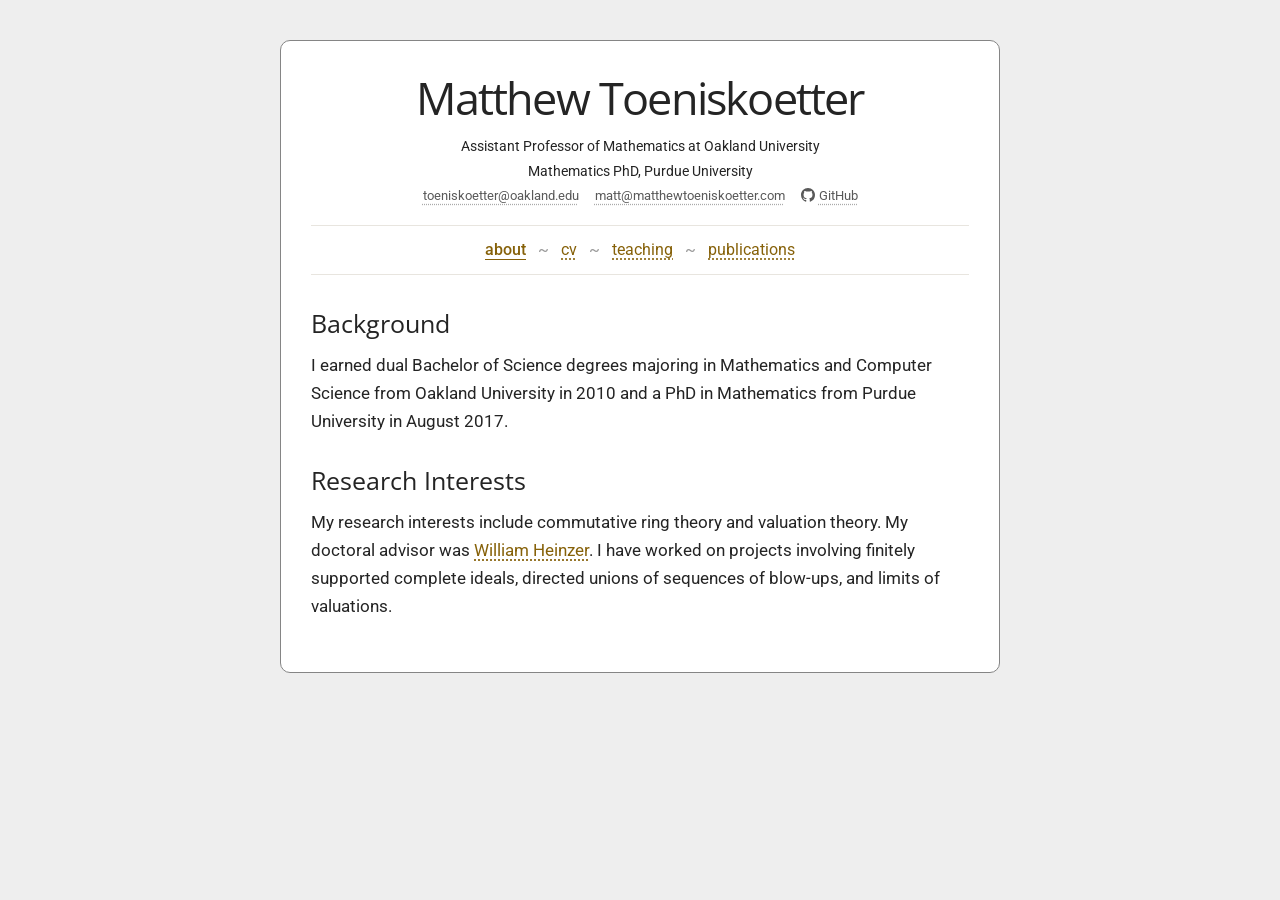
<file: index.html>
<!doctype html>
<html lang="en">
<head>
  <meta charset="utf-8">
  <meta name="viewport" content="width=device-width, initial-scale=1">
  <meta name="description" content="Background and research interests of Matthew Toeniskoetter.">
  <meta name="theme-color" content="#eeeeee">
  <title>About · Matthew Toeniskoetter</title>
  <link rel="stylesheet" href="./assets/style.css">
</head>
<body>
  <a class="skip-link" href="#main">Skip to content</a>
  <div class="box">
    <header class="header">
      <h1>Matthew Toeniskoetter</h1>
      <p class="credentials">Assistant Professor of Mathematics at Oakland University</p>
      <p class="credentials">Mathematics PhD, Purdue University</p>
      <ul class="contact" aria-label="Contact">
        <li><a href="mailto:toeniskoetter@oakland.edu">toeniskoetter@oakland.edu</a></li>
        <li><a href="mailto:matt@matthewtoeniskoetter.com">matt@matthewtoeniskoetter.com</a></li>
        <li><a href="https://github.com/mtoenisk" aria-label="GitHub: mtoenisk"><svg class="github-icon" viewBox="0 0 16 16" width="14" height="14" aria-hidden="true" focusable="false"><path d="M8 0C3.58 0 0 3.58 0 8c0 3.54 2.29 6.53 5.47 7.59.4.07.55-.17.55-.38 0-.19-.01-.82-.01-1.49-2.01.37-2.53-.49-2.69-.94-.09-.23-.48-.94-.82-1.13-.28-.15-.68-.52-.01-.53.63-.01 1.08.58 1.23.82.72 1.21 1.87.87 2.33.66.07-.52.28-.87.51-1.07-1.78-.2-3.64-.89-3.64-3.95 0-.87.31-1.59.82-2.15-.08-.2-.36-1.02.08-2.12 0 0 .67-.21 2.2.82a7.65 7.65 0 0 1 2-.27c.68 0 1.36.09 2 .27 1.53-1.04 2.2-.82 2.2-.82.44 1.1.16 1.92.08 2.12.51.56.82 1.27.82 2.15 0 3.07-1.87 3.75-3.65 3.95.29.25.54.73.54 1.48 0 1.07-.01 1.93-.01 2.2 0 .21.15.46.55.38A8.013 8.013 0 0 0 16 8c0-4.42-3.58-8-8-8Z"/></svg>GitHub</a></li>
      </ul>
    </header>
    <nav class="nav" aria-label="Main navigation">
      <a href="./" aria-current="page">about</a>
<span class="separator" aria-hidden="true">~</span>      <a href="./cv/">cv</a>
<span class="separator" aria-hidden="true">~</span>      <a href="./teaching/">teaching</a>
<span class="separator" aria-hidden="true">~</span>      <a href="./publications/">publications</a>
    </nav>
    <main id="main" class="content" tabindex="-1">

<h2>Background</h2>

<p>
I earned dual Bachelor of Science degrees majoring in Mathematics and Computer Science from Oakland University in 2010
and a PhD in Mathematics from Purdue University in August 2017.
</p>

<h2>Research Interests</h2>

<p>
My research interests include commutative ring theory and valuation theory.
My doctoral advisor was <a href="https://www.math.purdue.edu/~heinzer/">William Heinzer</a>.
I have worked on projects involving finitely supported complete ideals, directed unions of sequences of blow-ups, and limits of valuations.
</p>

    </main>
  </div>
</body>
</html>
</file>
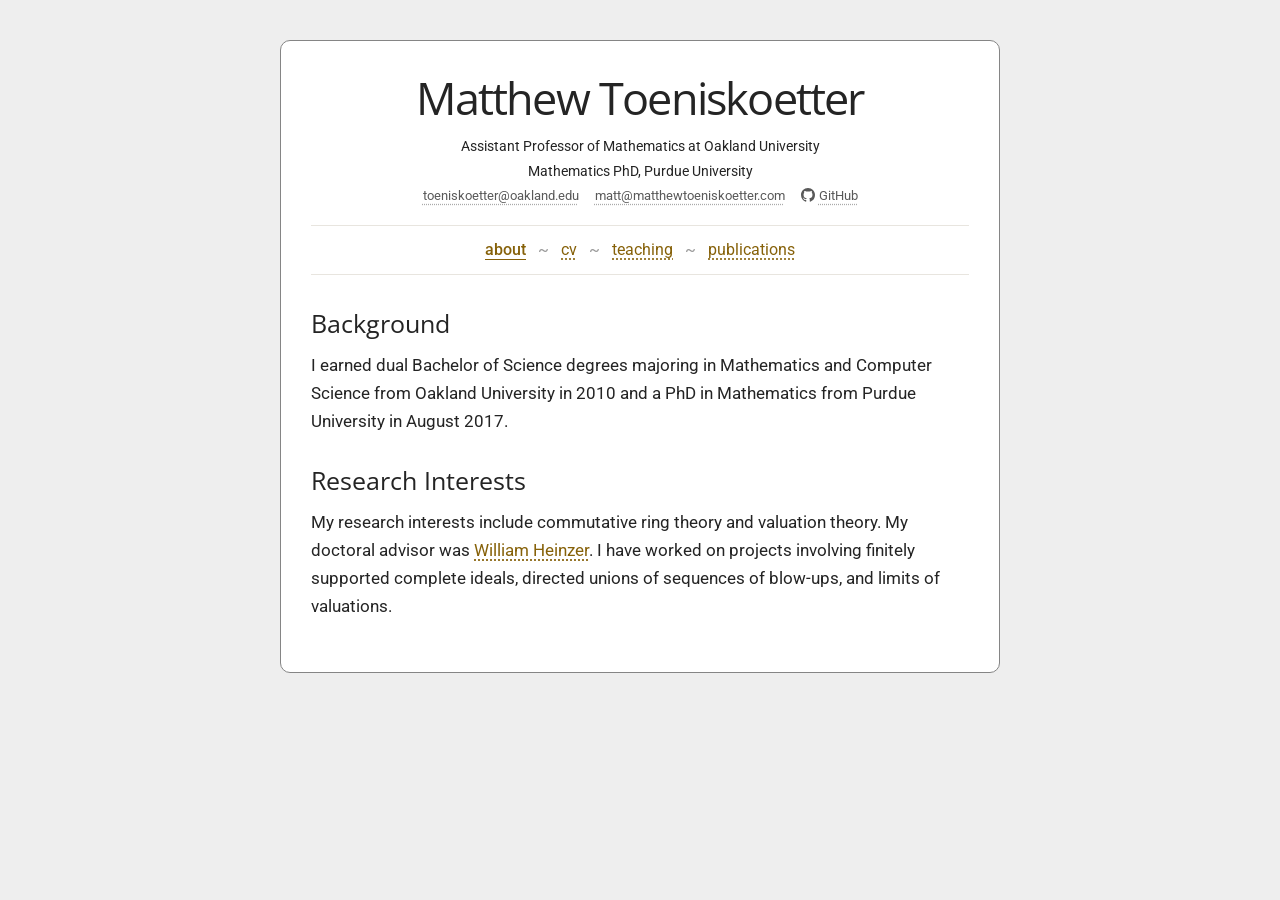
<file: about/index.html>
<!doctype html>
<html lang="en">
<head>
  <meta charset="utf-8">
  <meta name="viewport" content="width=device-width, initial-scale=1">
  <meta name="description" content="Background and research interests of Matthew Toeniskoetter.">
  <meta name="theme-color" content="#eeeeee">
  <title>About · Matthew Toeniskoetter</title>
  <link rel="stylesheet" href="../assets/style.css">
</head>
<body>
  <a class="skip-link" href="#main">Skip to content</a>
  <div class="box">
    <header class="header">
      <h1>Matthew Toeniskoetter</h1>
      <p class="credentials">Assistant Professor of Mathematics at Oakland University</p>
      <p class="credentials">Mathematics PhD, Purdue University</p>
      <ul class="contact" aria-label="Contact">
        <li><a href="mailto:toeniskoetter@oakland.edu">toeniskoetter@oakland.edu</a></li>
        <li><a href="mailto:matt@matthewtoeniskoetter.com">matt@matthewtoeniskoetter.com</a></li>
        <li><a href="https://github.com/mtoenisk" aria-label="GitHub: mtoenisk"><svg class="github-icon" viewBox="0 0 16 16" width="14" height="14" aria-hidden="true" focusable="false"><path d="M8 0C3.58 0 0 3.58 0 8c0 3.54 2.29 6.53 5.47 7.59.4.07.55-.17.55-.38 0-.19-.01-.82-.01-1.49-2.01.37-2.53-.49-2.69-.94-.09-.23-.48-.94-.82-1.13-.28-.15-.68-.52-.01-.53.63-.01 1.08.58 1.23.82.72 1.21 1.87.87 2.33.66.07-.52.28-.87.51-1.07-1.78-.2-3.64-.89-3.64-3.95 0-.87.31-1.59.82-2.15-.08-.2-.36-1.02.08-2.12 0 0 .67-.21 2.2.82a7.65 7.65 0 0 1 2-.27c.68 0 1.36.09 2 .27 1.53-1.04 2.2-.82 2.2-.82.44 1.1.16 1.92.08 2.12.51.56.82 1.27.82 2.15 0 3.07-1.87 3.75-3.65 3.95.29.25.54.73.54 1.48 0 1.07-.01 1.93-.01 2.2 0 .21.15.46.55.38A8.013 8.013 0 0 0 16 8c0-4.42-3.58-8-8-8Z"/></svg>GitHub</a></li>
      </ul>
    </header>
    <nav class="nav" aria-label="Main navigation">
      <a href="../" aria-current="page">about</a>
<span class="separator" aria-hidden="true">~</span>      <a href="../cv/">cv</a>
<span class="separator" aria-hidden="true">~</span>      <a href="../teaching/">teaching</a>
<span class="separator" aria-hidden="true">~</span>      <a href="../publications/">publications</a>
    </nav>
    <main id="main" class="content" tabindex="-1">

<h2>Background</h2>

<p>
I earned dual Bachelor of Science degrees majoring in Mathematics and Computer Science from Oakland University in 2010
and a PhD in Mathematics from Purdue University in August 2017.
</p>

<h2>Research Interests</h2>

<p>
My research interests include commutative ring theory and valuation theory.
My doctoral advisor was <a href="https://www.math.purdue.edu/~heinzer/">William Heinzer</a>.
I have worked on projects involving finitely supported complete ideals, directed unions of sequences of blow-ups, and limits of valuations.
</p>

    </main>
  </div>
</body>
</html>
</file>
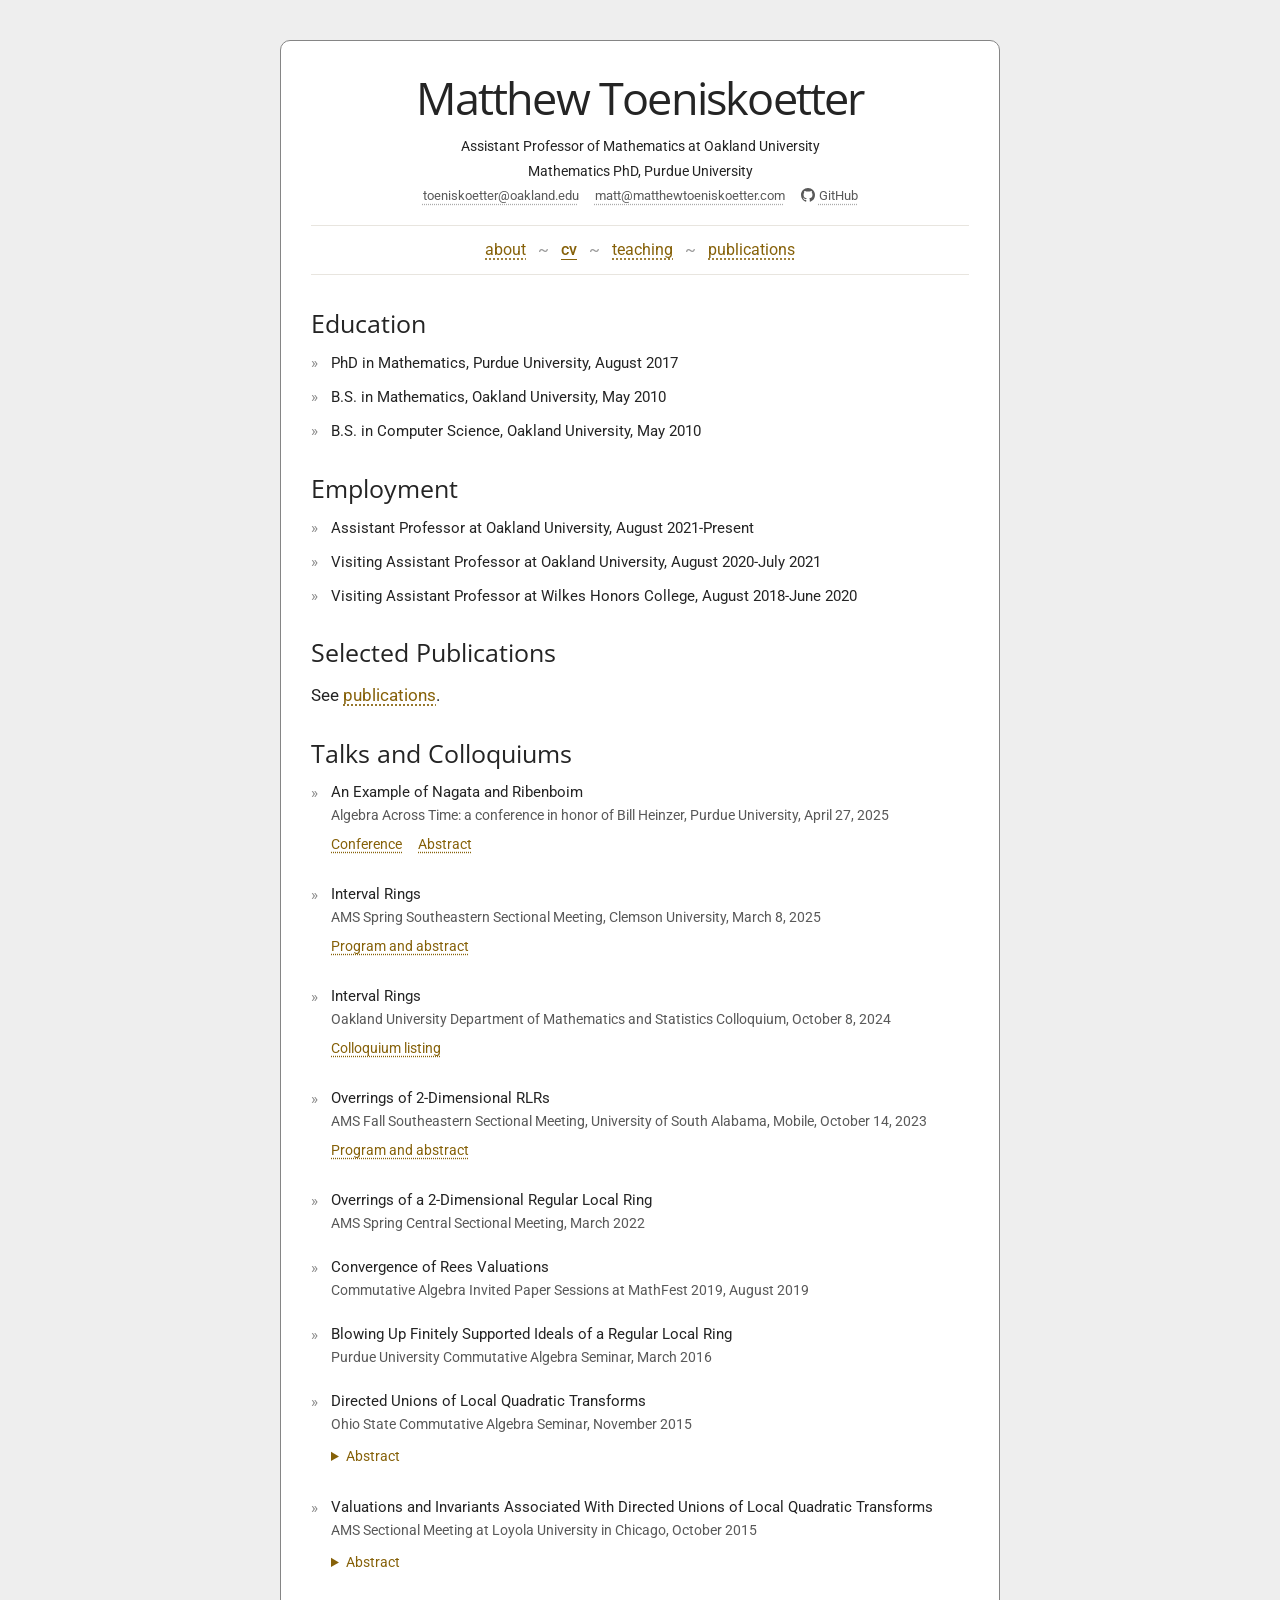
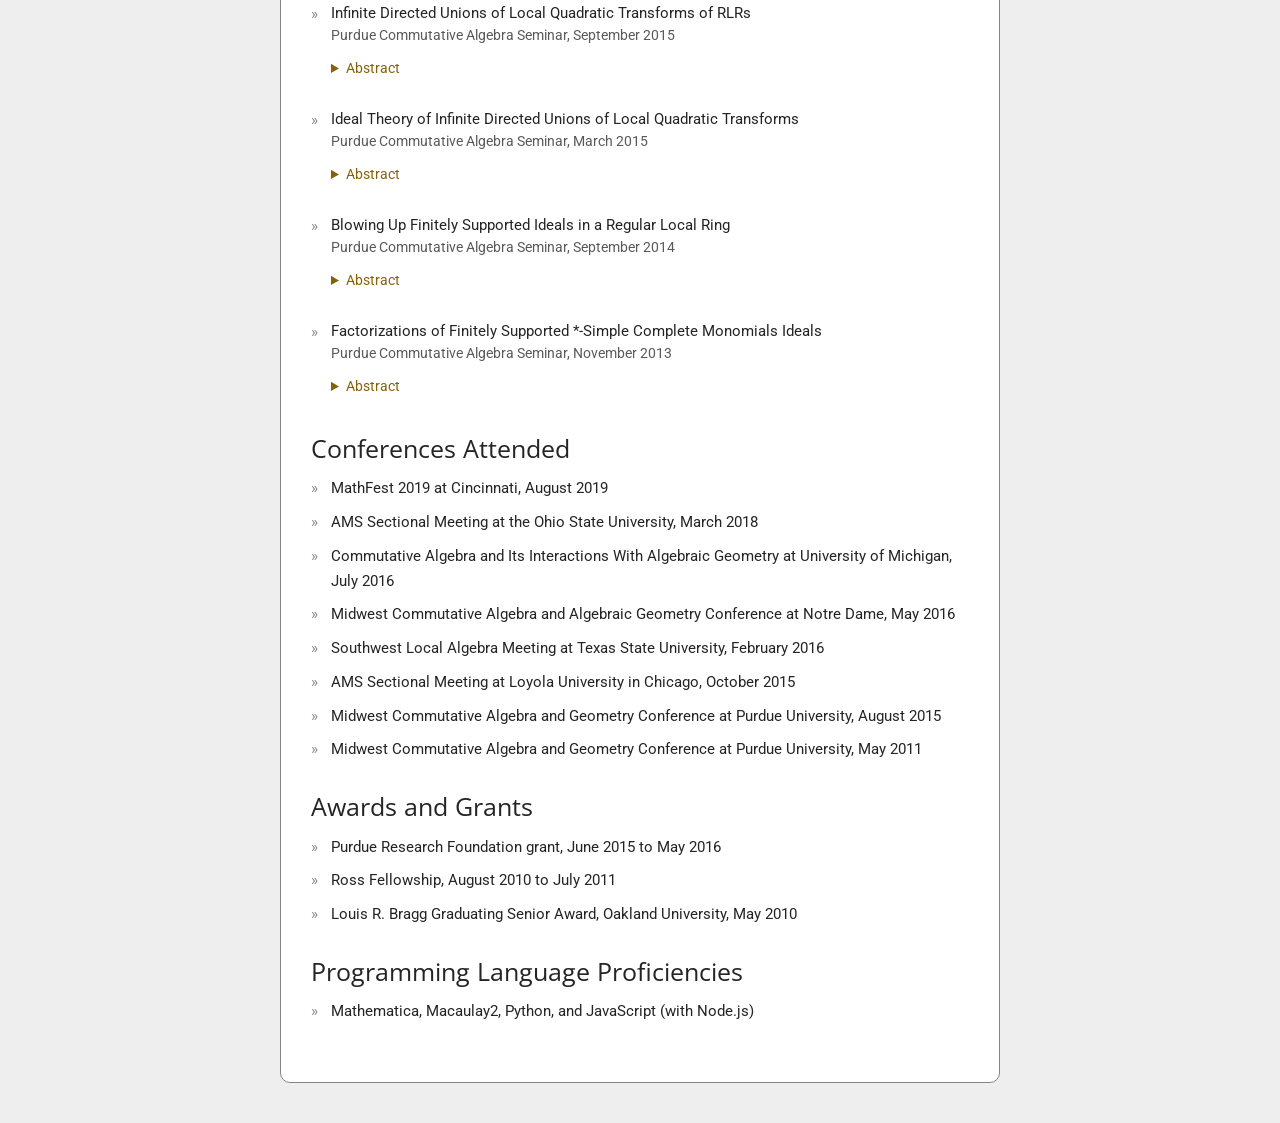
<file: cv/index.html>
<!doctype html>
<html lang="en">
<head>
  <meta charset="utf-8">
  <meta name="viewport" content="width=device-width, initial-scale=1">
  <meta name="description" content="Education, academic appointments, talks, and awards of Matthew Toeniskoetter.">
  <meta name="theme-color" content="#eeeeee">
  <title>CV · Matthew Toeniskoetter</title>
  <link rel="stylesheet" href="../assets/style.css">
</head>
<body>
  <a class="skip-link" href="#main">Skip to content</a>
  <div class="box">
    <header class="header">
      <h1>Matthew Toeniskoetter</h1>
      <p class="credentials">Assistant Professor of Mathematics at Oakland University</p>
      <p class="credentials">Mathematics PhD, Purdue University</p>
      <ul class="contact" aria-label="Contact">
        <li><a href="mailto:toeniskoetter@oakland.edu">toeniskoetter@oakland.edu</a></li>
        <li><a href="mailto:matt@matthewtoeniskoetter.com">matt@matthewtoeniskoetter.com</a></li>
        <li><a href="https://github.com/mtoenisk" aria-label="GitHub: mtoenisk"><svg class="github-icon" viewBox="0 0 16 16" width="14" height="14" aria-hidden="true" focusable="false"><path d="M8 0C3.58 0 0 3.58 0 8c0 3.54 2.29 6.53 5.47 7.59.4.07.55-.17.55-.38 0-.19-.01-.82-.01-1.49-2.01.37-2.53-.49-2.69-.94-.09-.23-.48-.94-.82-1.13-.28-.15-.68-.52-.01-.53.63-.01 1.08.58 1.23.82.72 1.21 1.87.87 2.33.66.07-.52.28-.87.51-1.07-1.78-.2-3.64-.89-3.64-3.95 0-.87.31-1.59.82-2.15-.08-.2-.36-1.02.08-2.12 0 0 .67-.21 2.2.82a7.65 7.65 0 0 1 2-.27c.68 0 1.36.09 2 .27 1.53-1.04 2.2-.82 2.2-.82.44 1.1.16 1.92.08 2.12.51.56.82 1.27.82 2.15 0 3.07-1.87 3.75-3.65 3.95.29.25.54.73.54 1.48 0 1.07-.01 1.93-.01 2.2 0 .21.15.46.55.38A8.013 8.013 0 0 0 16 8c0-4.42-3.58-8-8-8Z"/></svg>GitHub</a></li>
      </ul>
    </header>
    <nav class="nav" aria-label="Main navigation">
      <a href="../">about</a>
<span class="separator" aria-hidden="true">~</span>      <a href="../cv/" aria-current="page">cv</a>
<span class="separator" aria-hidden="true">~</span>      <a href="../teaching/">teaching</a>
<span class="separator" aria-hidden="true">~</span>      <a href="../publications/">publications</a>
    </nav>
    <main id="main" class="content" tabindex="-1">

<h2>Education</h2>
<ul>
    <li>PhD in Mathematics, Purdue University, August 2017</li>
	<li>B.S. in Mathematics, Oakland University, May 2010</li>
	<li>B.S. in Computer Science, Oakland University, May 2010</li>
</ul>

<h2>Employment</h2>
<ul>
    <li>Assistant Professor at Oakland University, August 2021-Present</li>
    <li>Visiting Assistant Professor at Oakland University, August 2020-July 2021</li>
    <li>Visiting Assistant Professor at Wilkes Honors College, August 2018-June 2020</li>
</ul>

<h2>Selected Publications</h2>
See <a href="../publications/">publications</a>.

<h2>Talks and Colloquiums</h2>
<ul class="bibliography talks">
  <li>
    <div class="entry-title">An Example of Nagata and Ribenboim</div>
    <div class="entry-meta">Algebra Across Time: a conference in honor of Bill Heinzer, Purdue University, April 27, 2025</div>
<div class="entry-links"><a href="https://sites.google.com/view/algebra-across-time/home">Conference</a><a href="https://docs.google.com/document/d/1RXeOpLQXo2_EJRFVIo6cO0OsEOCd2UjMvYfW2VAE5VA/edit">Abstract</a></div>  </li>
  <li>
    <div class="entry-title">Interval Rings</div>
    <div class="entry-meta">AMS Spring Southeastern Sectional Meeting, Clemson University, March 8, 2025</div>
<div class="entry-links"><a href="https://meetings.ams.org/math/spring2025se/meetingapp.cgi/Paper/47187">Program and abstract</a></div>  </li>
  <li>
    <div class="entry-title">Interval Rings</div>
    <div class="entry-meta">Oakland University Department of Mathematics and Statistics Colloquium, October 8, 2024</div>
<div class="entry-links"><a href="https://www.oakland.edu/math/department-colloquium/">Colloquium listing</a></div>  </li>
  <li>
    <div class="entry-title">Overrings of 2-Dimensional RLRs</div>
    <div class="entry-meta">AMS Fall Southeastern Sectional Meeting, University of South Alabama, Mobile, October 14, 2023</div>
<div class="entry-links"><a href="https://meetings.ams.org/math/fall2023se/meetingapp.cgi/Paper/27515">Program and abstract</a></div>  </li>
  <li>
    <div class="entry-title">Overrings of a 2-Dimensional Regular Local Ring</div>
    <div class="entry-meta">AMS Spring Central Sectional Meeting, March 2022</div>
  </li>
  <li>
    <div class="entry-title">Convergence of Rees Valuations</div>
    <div class="entry-meta">Commutative Algebra Invited Paper Sessions at MathFest 2019, August 2019</div>
  </li>
  <li>
    <div class="entry-title">Blowing Up Finitely Supported Ideals of a Regular Local Ring</div>
    <div class="entry-meta">Purdue University Commutative Algebra Seminar, March 2016</div>
  </li>
  <li>
    <div class="entry-title">Directed Unions of Local Quadratic Transforms</div>
    <div class="entry-meta">Ohio State Commutative Algebra Seminar, November 2015</div>
    <details>
      <summary>Abstract<span class="sr-only">: Directed Unions of Local Quadratic Transforms</span></summary>
      <p class="abstract">We consider infinite sequences {R_n} of successive local quadratic transforms of a regular local ring. Let S denote the directed union of the sequence of regular local rings R_n and let V denote the unique limit point of the corresponding sequence of order valuation rings. In this talk, I will examine asymptotic properties of this family of order valuations and link this asymptotic behavior to ring-theoretic properties of S, namely whether S is archimedean and whether S is completely integrally closed. I will show how these asymptotic limits give an explicit valuation for the boundary valuation ring V, where the description depends on whether S is archimedean or non-archimedean. This seminar is based on joint work with William Heinzer,  Alan Loper, Bruce Olberding, and Hans Schoutens.</p>
    </details>
  </li>
  <li>
    <div class="entry-title">Valuations and Invariants Associated With Directed Unions of Local Quadratic Transforms</div>
    <div class="entry-meta">AMS Sectional Meeting at Loyola University in Chicago, October 2015</div>
    <details>
      <summary>Abstract<span class="sr-only">: Valuations and Invariants Associated With Directed Unions of Local Quadratic Transforms</span></summary>
      <p class="abstract">We examine ideal-theoretic properties of the directed union S of an infinite sequence of local quadratic transforms of a regular local ring. We associate a boundary valuation ring V to the sequence and examine its relation to S and to the complete integral closure of S. We define an associated invariant tau and describe how tau determines the structure of V and S, namely the rank of V, whether S is archimedean, and whether S is completely integrally closed.</p>
    </details>
  </li>
  <li>
    <div class="entry-title">Infinite Directed Unions of Local Quadratic Transforms of RLRs</div>
    <div class="entry-meta">Purdue Commutative Algebra Seminar, September 2015</div>
    <details>
      <summary>Abstract<span class="sr-only">: Infinite Directed Unions of Local Quadratic Transforms of RLRs</span></summary>
      <p class="abstract">We examine properties of the directed union S of an infinite sequence of local quadratic transforms of a regular local ring. We associate to S a valuation ring V and give an intersection decomposition involving V. I will define an invariant tau and show how tau determines whether S is archimedean or non-archimedean, and in the archimedean case, whether S is completely integrally closed. For each case, we will discuss properties of S and I will give an explicit description for V.</p>
    </details>
  </li>
  <li>
    <div class="entry-title">Ideal Theory of Infinite Directed Unions of Local Quadratic Transforms</div>
    <div class="entry-meta">Purdue Commutative Algebra Seminar, March 2015</div>
    <details>
      <summary>Abstract<span class="sr-only">: Ideal Theory of Infinite Directed Unions of Local Quadratic Transforms</span></summary>
      <p class="abstract">We examine ideal-theoretic properties of the directed union S of an infinite sequence of local quadratic transforms of a regular local ring. We associate a boundary valuation ring V to the sequence and examine its relation to S and to the complete integral closure of S. We define an associated invariant tau and describe how tau determines the structure of V and S, namely the rank of V, whether S is archimedean, and whether S is completely integrally closed.</p>
    </details>
  </li>
  <li>
    <div class="entry-title">Blowing Up Finitely Supported Ideals in a Regular Local Ring</div>
    <div class="entry-meta">Purdue Commutative Algebra Seminar, September 2014</div>
    <details>
      <summary>Abstract<span class="sr-only">: Blowing Up Finitely Supported Ideals in a Regular Local Ring</span></summary>
      <p class="abstract">We consider singularities of the projective model obtained by blowing up a finitely supported ideal I of a regular local ring. If this blowup is nonsingular, we prove that it is obtained by blowing up the finite set of base points of I. Extending work of Lipman and Huneke-Sally in the 2-dimensional case, we prove that every UFD on the blowup of I that dominates R is regular and infinitely near to R. This is joint work with W. Heinzer and Youngsu Kim.</p>
    </details>
  </li>
  <li>
    <div class="entry-title">Factorizations of Finitely Supported *-Simple Complete Monomials Ideals</div>
    <div class="entry-meta">Purdue Commutative Algebra Seminar, November 2013</div>
    <details>
      <summary>Abstract<span class="sr-only">: Factorizations of Finitely Supported *-Simple Complete Monomials Ideals</span></summary>
      <p class="abstract">Zariski proved a unique factorization theorem for the complete ideals in a 2-dimensional regular local ring, and Lipman extended this result by proving in the higher dimensional case that every finitely supported complete ideal has a unique factorization as a *-product of special *-simple complete ideals, with possibly negative exponents. In this talk, for the class of finitely supported complete monomial ideals, we consider 

(1) the Rees valuations

(2) the minimal number of generators

(3) when negative exponents arise in the unique factorization as a *-product of special *-simple ideals

(4) the order and index with respect to inverse transforms

We give examples to illustrate these properties and a non-monomial example where some of these properties do not hold.</p>
    </details>
  </li>
</ul>

<h2>Conferences Attended</h2>
<ul>
    <li>MathFest 2019 at Cincinnati, August 2019</li>
    <li>AMS Sectional Meeting at the Ohio State University, March 2018</li>
    <li>Commutative Algebra and Its Interactions With Algebraic Geometry at University of Michigan, July 2016</li>
    <li>Midwest Commutative Algebra and Algebraic Geometry Conference at Notre Dame, May 2016</li>
    <li>Southwest Local Algebra Meeting at Texas State University, February 2016</li>
	<li>AMS Sectional Meeting at Loyola University in Chicago, October 2015</li>
    <li>Midwest Commutative Algebra and Geometry Conference at Purdue University, August 2015</li>
    <li>Midwest Commutative Algebra and Geometry Conference at Purdue University, May 2011</li>
</ul>

<h2>Awards and Grants</h2>
<ul>
    <li>Purdue Research Foundation grant, June 2015 to May 2016</li>
	<li>Ross Fellowship, August 2010 to July 2011</li>
	<li>Louis R. Bragg Graduating Senior Award, Oakland University, May 2010</li>
</ul>

<h2>Programming Language Proficiencies</h2>
<ul>
    <li>Mathematica, Macaulay2, Python, and JavaScript (with Node.js)</li>
</ul>

    </main>
  </div>
</body>
</html>
</file>
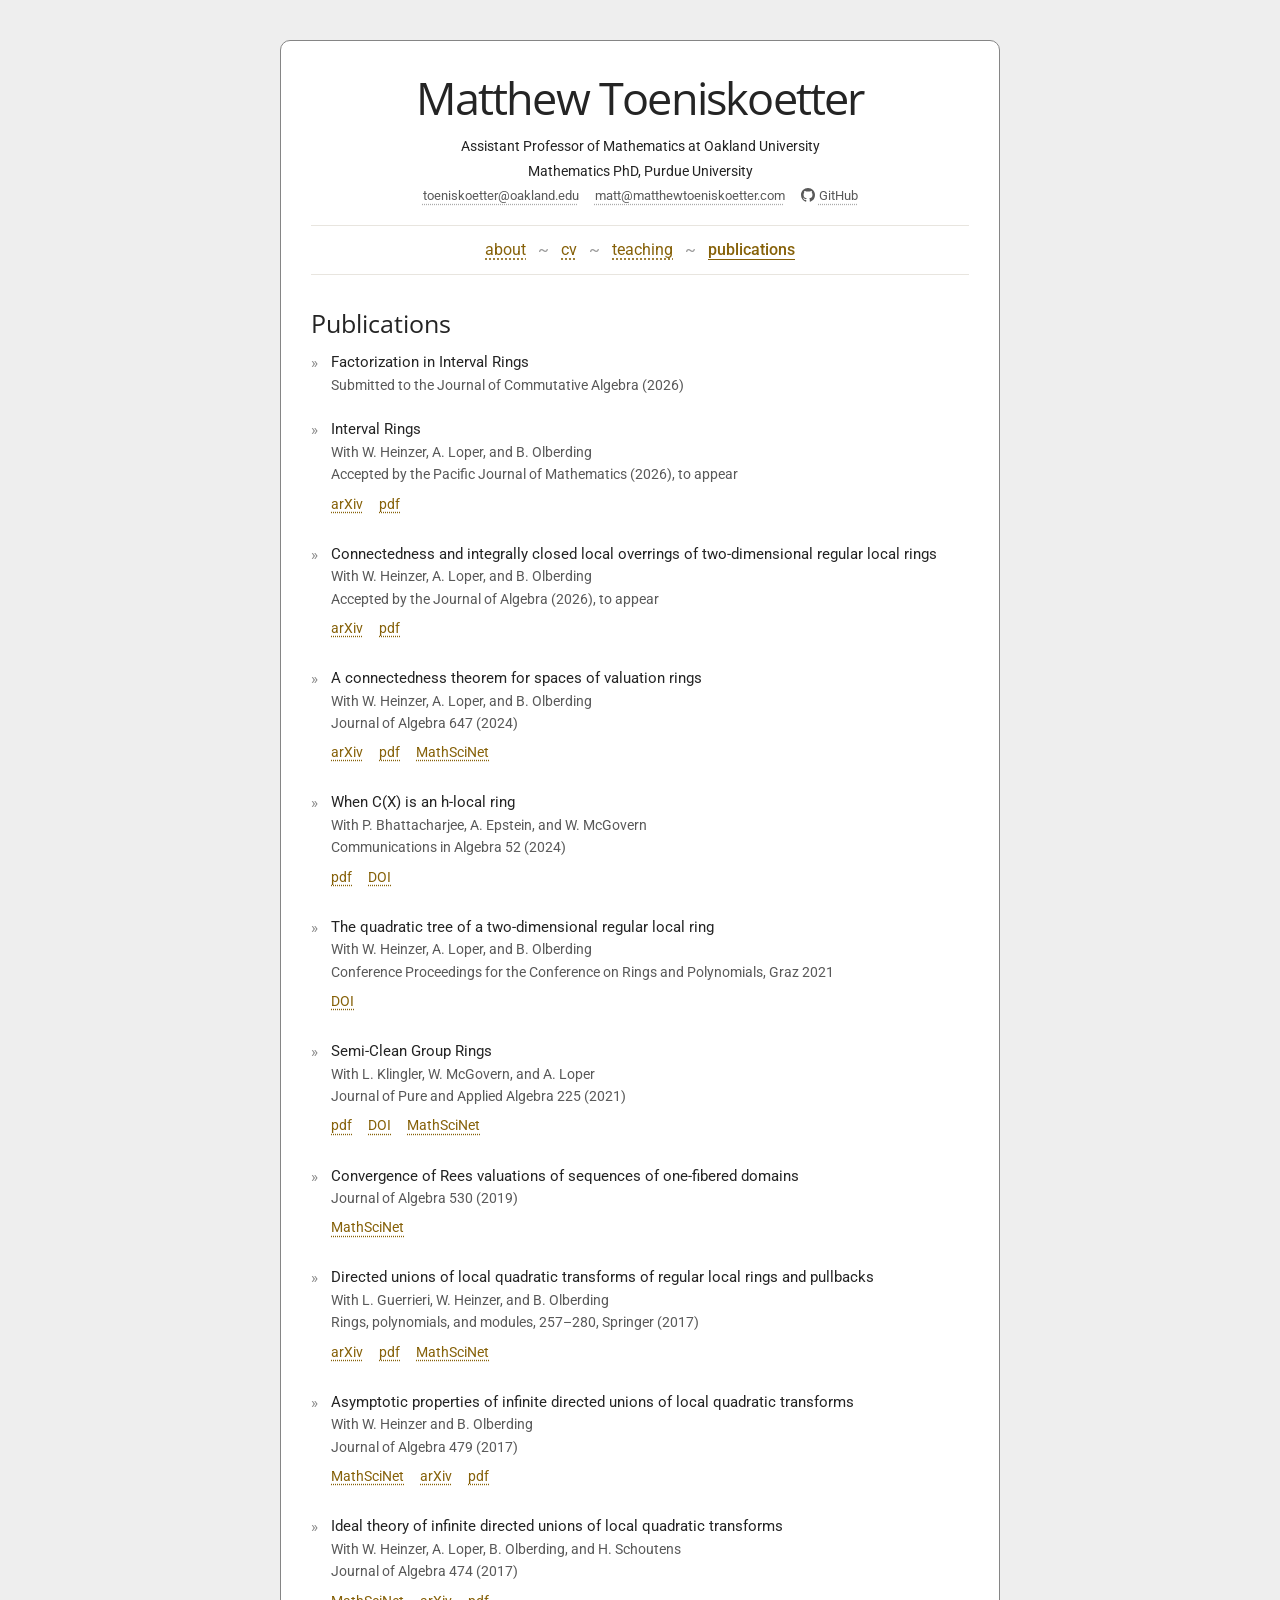
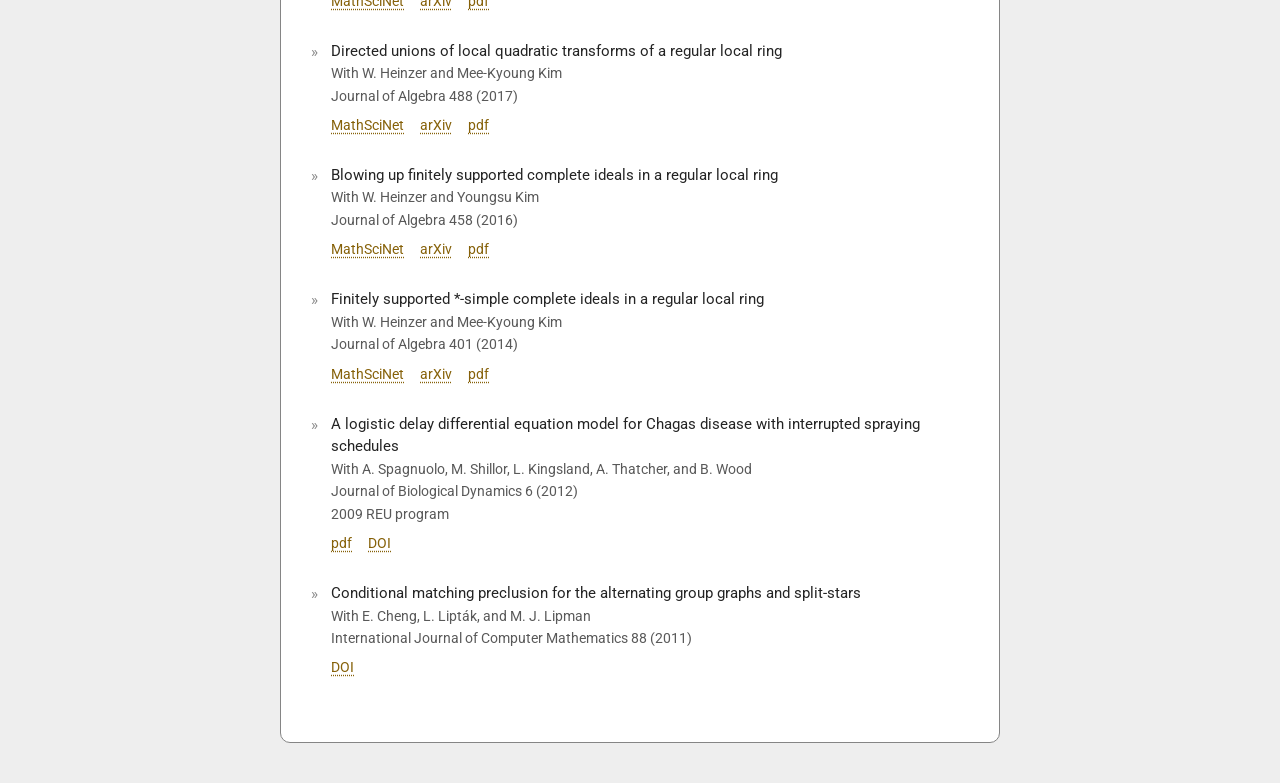
<file: publications/index.html>
<!doctype html>
<html lang="en">
<head>
  <meta charset="utf-8">
  <meta name="viewport" content="width=device-width, initial-scale=1">
  <meta name="description" content="Publications in commutative algebra, valuation theory, applied mathematics, and graph theory by Matthew Toeniskoetter and collaborators.">
  <meta name="theme-color" content="#eeeeee">
  <title>Publications · Matthew Toeniskoetter</title>
  <link rel="stylesheet" href="../assets/style.css">
</head>
<body>
  <a class="skip-link" href="#main">Skip to content</a>
  <div class="box">
    <header class="header">
      <h1>Matthew Toeniskoetter</h1>
      <p class="credentials">Assistant Professor of Mathematics at Oakland University</p>
      <p class="credentials">Mathematics PhD, Purdue University</p>
      <ul class="contact" aria-label="Contact">
        <li><a href="mailto:toeniskoetter@oakland.edu">toeniskoetter@oakland.edu</a></li>
        <li><a href="mailto:matt@matthewtoeniskoetter.com">matt@matthewtoeniskoetter.com</a></li>
        <li><a href="https://github.com/mtoenisk" aria-label="GitHub: mtoenisk"><svg class="github-icon" viewBox="0 0 16 16" width="14" height="14" aria-hidden="true" focusable="false"><path d="M8 0C3.58 0 0 3.58 0 8c0 3.54 2.29 6.53 5.47 7.59.4.07.55-.17.55-.38 0-.19-.01-.82-.01-1.49-2.01.37-2.53-.49-2.69-.94-.09-.23-.48-.94-.82-1.13-.28-.15-.68-.52-.01-.53.63-.01 1.08.58 1.23.82.72 1.21 1.87.87 2.33.66.07-.52.28-.87.51-1.07-1.78-.2-3.64-.89-3.64-3.95 0-.87.31-1.59.82-2.15-.08-.2-.36-1.02.08-2.12 0 0 .67-.21 2.2.82a7.65 7.65 0 0 1 2-.27c.68 0 1.36.09 2 .27 1.53-1.04 2.2-.82 2.2-.82.44 1.1.16 1.92.08 2.12.51.56.82 1.27.82 2.15 0 3.07-1.87 3.75-3.65 3.95.29.25.54.73.54 1.48 0 1.07-.01 1.93-.01 2.2 0 .21.15.46.55.38A8.013 8.013 0 0 0 16 8c0-4.42-3.58-8-8-8Z"/></svg>GitHub</a></li>
      </ul>
    </header>
    <nav class="nav" aria-label="Main navigation">
      <a href="../">about</a>
<span class="separator" aria-hidden="true">~</span>      <a href="../cv/">cv</a>
<span class="separator" aria-hidden="true">~</span>      <a href="../teaching/">teaching</a>
<span class="separator" aria-hidden="true">~</span>      <a href="../publications/" aria-current="page">publications</a>
    </nav>
    <main id="main" class="content" tabindex="-1">
<h2>Publications</h2>
<ul class="bibliography">
  <li>
    <div class="entry-title">Factorization in Interval Rings</div>
<div class="entry-meta">Submitted to the Journal of Commutative Algebra (2026)</div>  </li>
  <li>
    <div class="entry-title">Interval Rings</div>
<div class="entry-meta">With W. Heinzer, A. Loper, and B. Olberding</div><div class="entry-meta">Accepted by the Pacific Journal of Mathematics (2026), to appear</div>    <ul class="entry-links" aria-label="Links for Interval Rings">
<li><a href="https://arxiv.org/abs/2607.23823">arXiv</a></li><li><a href="https://arxiv.org/pdf/2607.23823">pdf</a></li>    </ul>
  </li>
  <li>
    <div class="entry-title">Connectedness and integrally closed local overrings of two-dimensional regular local rings</div>
<div class="entry-meta">With W. Heinzer, A. Loper, and B. Olberding</div><div class="entry-meta">Accepted by the Journal of Algebra (2026), to appear</div>    <ul class="entry-links" aria-label="Links for Connectedness and integrally closed local overrings of two-dimensional regular local rings">
<li><a href="https://arxiv.org/abs/2406.10966">arXiv</a></li><li><a href="https://arxiv.org/pdf/2406.10966">pdf</a></li>    </ul>
  </li>
  <li>
    <div class="entry-title">A connectedness theorem for spaces of valuation rings</div>
<div class="entry-meta">With W. Heinzer, A. Loper, and B. Olberding</div><div class="entry-meta">Journal of Algebra 647 (2024)</div>    <ul class="entry-links" aria-label="Links for A connectedness theorem for spaces of valuation rings">
<li><a href="https://arxiv.org/abs/2306.14833">arXiv</a></li><li><a href="https://arxiv.org/pdf/2306.14833">pdf</a></li><li><a href="https://mathscinet.ams.org/mathscinet/article?mr=4719886">MathSciNet</a></li>    </ul>
  </li>
  <li>
    <div class="entry-title">When C(X) is an h-local ring</div>
<div class="entry-meta">With P. Bhattacharjee, A. Epstein, and W. McGovern</div><div class="entry-meta">Communications in Algebra 52 (2024)</div>    <ul class="entry-links" aria-label="Links for When C(X) is an h-local ring">
<li><a href="https://home.fau.edu/wmcgove1/web/Papers/hlocalRev.pdf">pdf</a></li><li><a href="https://doi.org/10.1080/00927872.2023.2275386">DOI</a></li>    </ul>
  </li>
  <li>
    <div class="entry-title">The quadratic tree of a two-dimensional regular local ring</div>
<div class="entry-meta">With W. Heinzer, A. Loper, and B. Olberding</div><div class="entry-meta">Conference Proceedings for the Conference on Rings and Polynomials, Graz 2021</div>    <ul class="entry-links" aria-label="Links for The quadratic tree of a two-dimensional regular local ring">
<li><a href="https://doi.org/10.1007/978-3-031-28847-0_15">DOI</a></li>    </ul>
  </li>
  <li>
    <div class="entry-title">Semi-Clean Group Rings</div>
<div class="entry-meta">With L. Klingler, W. McGovern, and A. Loper</div><div class="entry-meta">Journal of Pure and Applied Algebra 225 (2021)</div>    <ul class="entry-links" aria-label="Links for Semi-Clean Group Rings">
<li><a href="https://home.fau.edu/wmcgove1/web/Papers/KLMT2021.pdf">pdf</a></li><li><a href="https://doi.org/10.1016/j.jpaa.2021.106744">DOI</a></li><li><a href="https://mathscinet.ams.org/mathscinet-getitem?mr=4236470">MathSciNet</a></li>    </ul>
  </li>
  <li>
    <div class="entry-title">Convergence of Rees valuations of sequences of one-fibered domains</div>
<div class="entry-meta">Journal of Algebra 530 (2019)</div>    <ul class="entry-links" aria-label="Links for Convergence of Rees valuations of sequences of one-fibered domains">
<li><a href="https://mathscinet.ams.org/mathscinet-getitem?mr=3938864">MathSciNet</a></li>    </ul>
  </li>
  <li>
    <div class="entry-title">Directed unions of local quadratic transforms of regular local rings and pullbacks</div>
<div class="entry-meta">With L. Guerrieri, W. Heinzer, and B. Olberding</div><div class="entry-meta">Rings, polynomials, and modules, 257–280, Springer (2017)</div>    <ul class="entry-links" aria-label="Links for Directed unions of local quadratic transforms of regular local rings and pullbacks">
<li><a href="https://arxiv.org/abs/1702.03058">arXiv</a></li><li><a href="https://arxiv.org/pdf/1702.03058">pdf</a></li><li><a href="https://mathscinet.ams.org/mathscinet-getitem?mr=3751700">MathSciNet</a></li>    </ul>
  </li>
  <li>
    <div class="entry-title">Asymptotic properties of infinite directed unions of local quadratic transforms</div>
<div class="entry-meta">With W. Heinzer and B. Olberding</div><div class="entry-meta">Journal of Algebra 479 (2017)</div>    <ul class="entry-links" aria-label="Links for Asymptotic properties of infinite directed unions of local quadratic transforms">
<li><a href="http://www.ams.org/mathscinet-getitem?mr=3627284">MathSciNet</a></li><li><a href="https://arxiv.org/abs/1509.07545">arXiv</a></li><li><a href="https://arxiv.org/pdf/1509.07545">pdf</a></li>    </ul>
  </li>
  <li>
    <div class="entry-title">Ideal theory of infinite directed unions of local quadratic transforms</div>
<div class="entry-meta">With W. Heinzer, A. Loper, B. Olberding, and H. Schoutens</div><div class="entry-meta">Journal of Algebra 474 (2017)</div>    <ul class="entry-links" aria-label="Links for Ideal theory of infinite directed unions of local quadratic transforms">
<li><a href="http://www.ams.org/mathscinet-getitem?mr=3595791">MathSciNet</a></li><li><a href="https://arxiv.org/abs/1505.06445">arXiv</a></li><li><a href="https://arxiv.org/pdf/1505.06445">pdf</a></li>    </ul>
  </li>
  <li>
    <div class="entry-title">Directed unions of local quadratic transforms of a regular local ring</div>
<div class="entry-meta">With W. Heinzer and Mee-Kyoung Kim</div><div class="entry-meta">Journal of Algebra 488 (2017)</div>    <ul class="entry-links" aria-label="Links for Directed unions of local quadratic transforms of a regular local ring">
<li><a href="http://www.ams.org/mathscinet-getitem?mr=3680921">MathSciNet</a></li><li><a href="https://arxiv.org/abs/1512.03848">arXiv</a></li><li><a href="https://arxiv.org/pdf/1512.03848">pdf</a></li>    </ul>
  </li>
  <li>
    <div class="entry-title">Blowing up finitely supported complete ideals in a regular local ring</div>
<div class="entry-meta">With W. Heinzer and Youngsu Kim</div><div class="entry-meta">Journal of Algebra 458 (2016)</div>    <ul class="entry-links" aria-label="Links for Blowing up finitely supported complete ideals in a regular local ring">
<li><a href="http://www.ams.org/mathscinet-getitem?mr=3500782">MathSciNet</a></li><li><a href="https://arxiv.org/abs/1602.03588">arXiv</a></li><li><a href="https://arxiv.org/pdf/1602.03588">pdf</a></li>    </ul>
  </li>
  <li>
    <div class="entry-title">Finitely supported *-simple complete ideals in a regular local ring</div>
<div class="entry-meta">With W. Heinzer and Mee-Kyoung Kim</div><div class="entry-meta">Journal of Algebra 401 (2014)</div>    <ul class="entry-links" aria-label="Links for Finitely supported *-simple complete ideals in a regular local ring">
<li><a href="http://www.ams.org/mathscinet-getitem?mr=3151249">MathSciNet</a></li><li><a href="https://arxiv.org/abs/1308.6613">arXiv</a></li><li><a href="https://arxiv.org/pdf/1308.6613">pdf</a></li>    </ul>
  </li>
  <li>
    <div class="entry-title">A logistic delay differential equation model for Chagas disease with interrupted spraying schedules</div>
<div class="entry-meta">With A. Spagnuolo, M. Shillor, L. Kingsland, A. Thatcher, and B. Wood</div><div class="entry-meta">Journal of Biological Dynamics 6 (2012)</div><div class="entry-meta">2009 REU program</div>    <ul class="entry-links" aria-label="Links for A logistic delay differential equation model for Chagas disease with interrupted spraying schedules">
<li><a href="https://www.tandfonline.com/doi/pdf/10.1080/17513758.2011.587896">pdf</a></li><li><a href="https://doi.org/10.1080/17513758.2011.587896">DOI</a></li>    </ul>
  </li>
  <li>
    <div class="entry-title">Conditional matching preclusion for the alternating group graphs and split-stars</div>
<div class="entry-meta">With E. Cheng, L. Lipták, and M. J. Lipman</div><div class="entry-meta">International Journal of Computer Mathematics 88 (2011)</div>    <ul class="entry-links" aria-label="Links for Conditional matching preclusion for the alternating group graphs and split-stars">
<li><a href="https://doi.org/10.1080/00207160.2010.495154">DOI</a></li>    </ul>
  </li>
</ul>
    </main>
  </div>
</body>
</html>
</file>
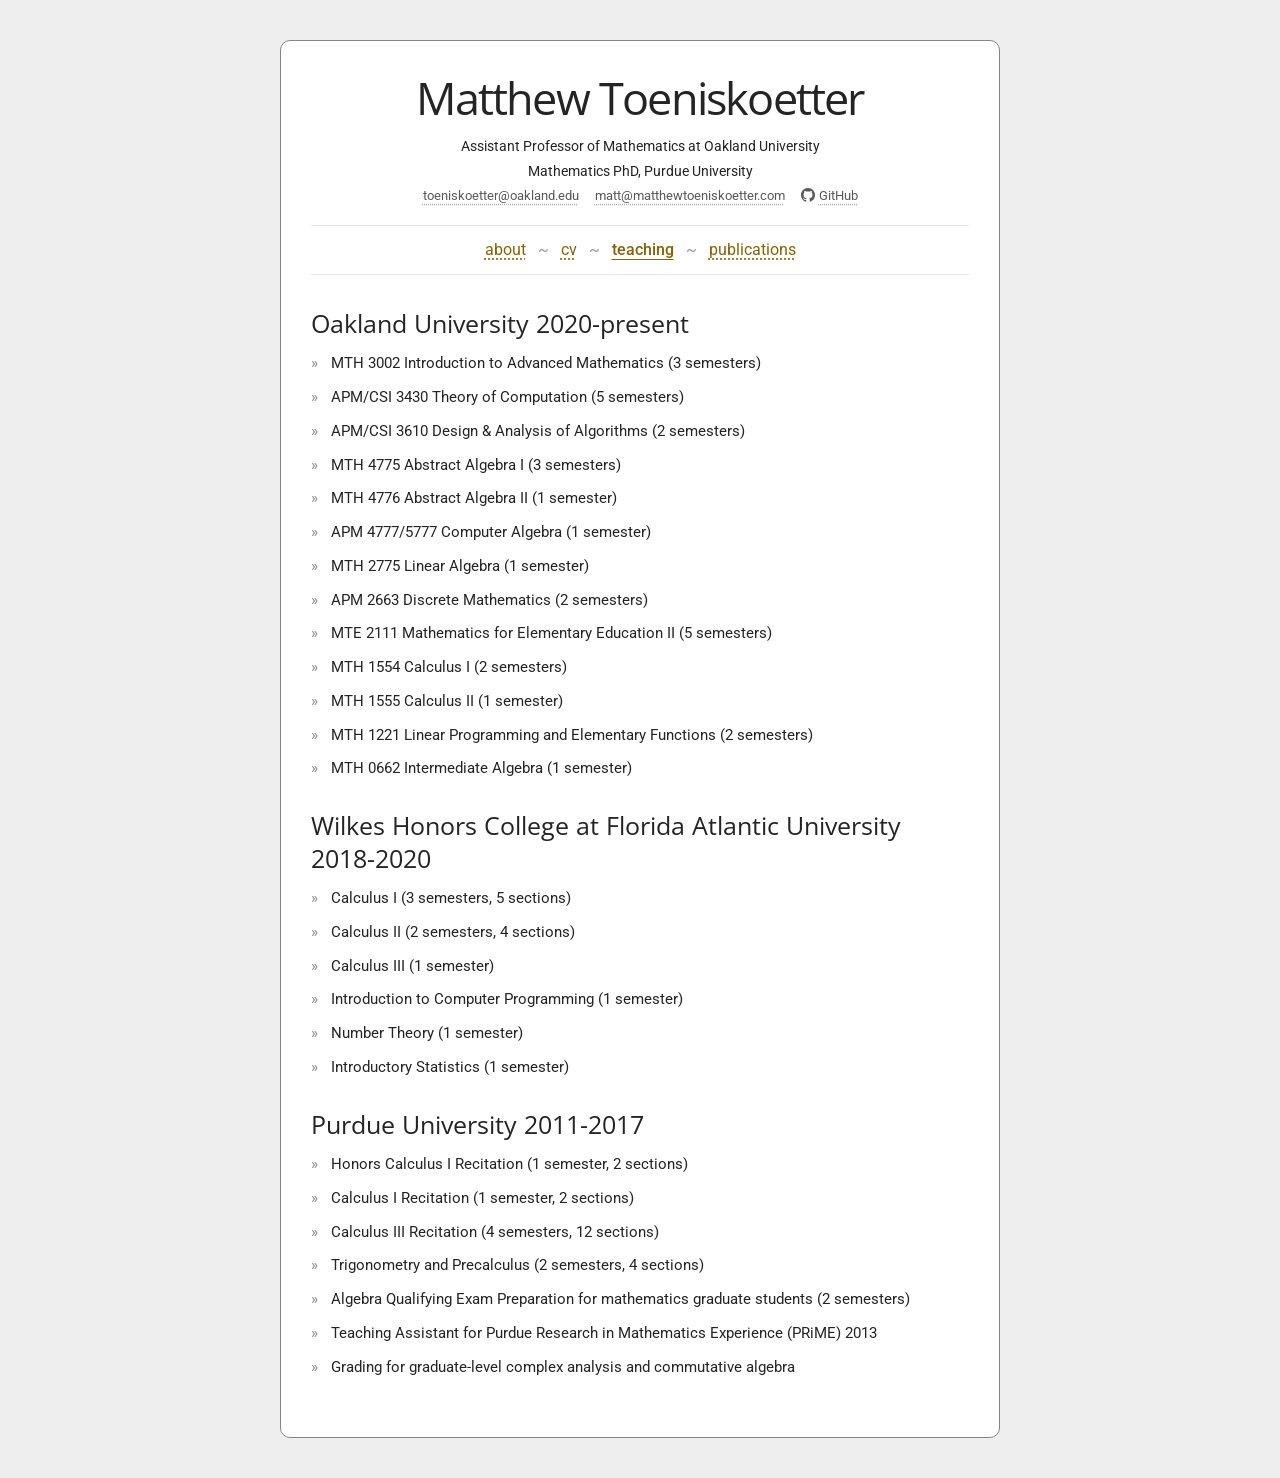
<file: teaching/index.html>
<!doctype html>
<html lang="en">
<head>
  <meta charset="utf-8">
  <meta name="viewport" content="width=device-width, initial-scale=1">
  <meta name="description" content="Mathematics and computer science courses taught by Matthew Toeniskoetter.">
  <meta name="theme-color" content="#eeeeee">
  <title>Teaching · Matthew Toeniskoetter</title>
  <link rel="stylesheet" href="../assets/style.css">
</head>
<body>
  <a class="skip-link" href="#main">Skip to content</a>
  <div class="box">
    <header class="header">
      <h1>Matthew Toeniskoetter</h1>
      <p class="credentials">Assistant Professor of Mathematics at Oakland University</p>
      <p class="credentials">Mathematics PhD, Purdue University</p>
      <ul class="contact" aria-label="Contact">
        <li><a href="mailto:toeniskoetter@oakland.edu">toeniskoetter@oakland.edu</a></li>
        <li><a href="mailto:matt@matthewtoeniskoetter.com">matt@matthewtoeniskoetter.com</a></li>
        <li><a href="https://github.com/mtoenisk" aria-label="GitHub: mtoenisk"><svg class="github-icon" viewBox="0 0 16 16" width="14" height="14" aria-hidden="true" focusable="false"><path d="M8 0C3.58 0 0 3.58 0 8c0 3.54 2.29 6.53 5.47 7.59.4.07.55-.17.55-.38 0-.19-.01-.82-.01-1.49-2.01.37-2.53-.49-2.69-.94-.09-.23-.48-.94-.82-1.13-.28-.15-.68-.52-.01-.53.63-.01 1.08.58 1.23.82.72 1.21 1.87.87 2.33.66.07-.52.28-.87.51-1.07-1.78-.2-3.64-.89-3.64-3.95 0-.87.31-1.59.82-2.15-.08-.2-.36-1.02.08-2.12 0 0 .67-.21 2.2.82a7.65 7.65 0 0 1 2-.27c.68 0 1.36.09 2 .27 1.53-1.04 2.2-.82 2.2-.82.44 1.1.16 1.92.08 2.12.51.56.82 1.27.82 2.15 0 3.07-1.87 3.75-3.65 3.95.29.25.54.73.54 1.48 0 1.07-.01 1.93-.01 2.2 0 .21.15.46.55.38A8.013 8.013 0 0 0 16 8c0-4.42-3.58-8-8-8Z"/></svg>GitHub</a></li>
      </ul>
    </header>
    <nav class="nav" aria-label="Main navigation">
      <a href="../">about</a>
<span class="separator" aria-hidden="true">~</span>      <a href="../cv/">cv</a>
<span class="separator" aria-hidden="true">~</span>      <a href="../teaching/" aria-current="page">teaching</a>
<span class="separator" aria-hidden="true">~</span>      <a href="../publications/">publications</a>
    </nav>
    <main id="main" class="content" tabindex="-1">
<h2>Oakland University 2020-present</h2>
<ul>
    <li>MTH 3002 Introduction to Advanced Mathematics (3 semesters)</li>
    <li>APM/CSI 3430 Theory of Computation (5 semesters)</li>
    <li>APM/CSI 3610 Design &amp; Analysis of Algorithms (2 semesters)</li>
    <li>MTH 4775 Abstract Algebra I (3 semesters)</li>
    <li>MTH 4776 Abstract Algebra II (1 semester)</li>
    <li>APM 4777/5777 Computer Algebra (1 semester)</li>
    <li>MTH 2775 Linear Algebra (1 semester)</li>
    <li>APM 2663 Discrete Mathematics (2 semesters)</li>
    <li>MTE 2111 Mathematics for Elementary Education II (5 semesters)</li>
    <li>MTH 1554 Calculus I (2 semesters)</li>
    <li>MTH 1555 Calculus II (1 semester)</li>
    <li>MTH 1221 Linear Programming and Elementary Functions (2 semesters)</li>
    <li>MTH 0662 Intermediate Algebra (1 semester)</li>
</ul>
<h2>Wilkes Honors College at Florida Atlantic University 2018-2020</h2>
<ul>
    <li>Calculus I (3 semesters, 5 sections)</li>
    <li>Calculus II (2 semesters, 4 sections)</li>
    <li>Calculus III (1 semester)</li>
    <li>Introduction to Computer Programming (1 semester)</li>
    <li>Number Theory (1 semester)</li>
    <li>Introductory Statistics (1 semester)</li>
</ul>
<h2>Purdue University 2011-2017</h2>
<ul>
    <li>Honors Calculus I Recitation (1 semester, 2 sections)</li>
    <li>Calculus I Recitation (1 semester, 2 sections)</li>
    <li>Calculus III Recitation (4 semesters, 12 sections)</li>
    <li>Trigonometry and Precalculus (2 semesters, 4 sections)</li>
    <li>Algebra Qualifying Exam Preparation for mathematics graduate students (2 semesters)</li>
    <li>Teaching Assistant for Purdue Research in Mathematics Experience (PRiME) 2013</li>
    <li>Grading for graduate-level complex analysis and commutative algebra</li>
</ul>
    </main>
  </div>
</body>
</html>
</file>
<file: assets/style.css>
@import url('https://fonts.googleapis.com/css2?family=Open+Sans:wght@400;600&family=Roboto:wght@400;500&display=swap');
:root { color-scheme: light; --paper: #fff; --background: #eee; --text: #242424; --muted: #595959; --gold: #866109; --rule: #e8e5df; }
* { box-sizing: border-box; }
body { margin: 0; background: var(--background); color: var(--text); font-family: 'Roboto', Arial, sans-serif; font-size: 17px; line-height: 1.65; -webkit-text-size-adjust: 100%; }
a { color: var(--gold); text-decoration: underline dotted; text-underline-offset: .22em; overflow-wrap: anywhere; }
a:hover { text-decoration-style: solid; color: #654700; }
a:focus-visible, summary:focus-visible { outline: 2px solid var(--gold); outline-offset: 4px; border-radius: 2px; }
.box { width: calc(100% - 40px); max-width: 720px; margin: 40px auto; padding: 28px 30px 34px; border: 1px solid #858585; border-radius: 10px; background: var(--paper); }
h1, h2, h3 { font-family: 'Open Sans', Arial, sans-serif; font-weight: 400; line-height: 1.3; }
.header { text-align: center; }
.header h1 { margin: 0; font-size: clamp(1.65rem, 5.5vw, 2.8rem); letter-spacing: -.04em; }
.credentials { margin: 8px 0 2px; font-size: 14px; }
.credentials + .credentials { margin-top: 0; }
.contact { list-style: none; padding: 0; margin: 0 0 18px; display: flex; flex-wrap: wrap; justify-content: center; gap: 2px 16px; font-size: 13px; }
.contact a { color: var(--muted); text-decoration-color: #aaa; }
.github-icon { width: 14px; height: 14px; margin-right: 4px; vertical-align: -.15em; fill: currentColor; }
.nav { display: flex; justify-content: center; align-items: center; flex-wrap: wrap; gap: 0 12px; border-block: 1px solid var(--rule); padding: 2px 0; font-size: 16px; }
.nav a { display: inline-flex; align-items: center; min-height: 44px; }
.nav a[aria-current='page'] { font-weight: 500; text-decoration-style: solid; }
.separator { color: #999; }
.content { padding-top: 4px; overflow-wrap: anywhere; }
.content:focus { outline: none; }
h2 { font-size: 25px; margin: 28px 0 12px; }
h3 { font-size: 18px; }
p { margin: 0 0 18px; }
.content > ul { list-style: none; padding: 0 0 0 20px; margin: 12px 0 24px; font-size: 15px; }
.content > ul > li { position: relative; margin: 0 0 9px; }
.content > ul > li::before { content: '»'; color: #8b8b8b; position: absolute; left: -20px; }
.content > .bibliography > li { margin-bottom: 22px; }
.entry-title { line-height: 1.5; }
.entry-meta { color: var(--muted); font-size: 14px; line-height: 1.6; }
.entry-links { display: flex; flex-wrap: wrap; gap: 0 16px; list-style: none; padding: 0; margin: 2px 0 0; font-size: 14px; }
.entry-links a { display: inline-block; padding: 5px 0; }
details { margin-top: 4px; }
summary { cursor: pointer; color: var(--gold); width: fit-content; padding: 6px 0; font-size: 14px; }
.abstract { margin: 6px 0 12px; padding-left: 14px; border-left: 2px solid var(--rule); font-size: 14px; white-space: pre-line; }
.skip-link { position: absolute; left: 12px; top: -100px; padding: 8px 14px; background: white; z-index: 1; }
.skip-link:focus { top: 10px; }
.sr-only { position: absolute; width: 1px; height: 1px; padding: 0; margin: -1px; overflow: hidden; clip-path: inset(50%); white-space: nowrap; border: 0; }
@media (max-width: 540px) {
  .box { width: calc(100% - 24px); margin: 12px auto; padding: 24px 18px; border-color: #a0a0a0; border-radius: 8px; }
  .header h1 { max-width: 100%; letter-spacing: -.035em; }
  .contact { flex-direction: column; gap: 2px; margin-bottom: 15px; }
  .contact a { display: inline-block; padding: 3px 0; }
  .nav { gap: 0 9px; font-size: 15px; }
  .content > ul { font-size: 16px; }
  .entry-meta { font-size: 14px; }
  h2 { font-size: 23px; }
}
@media (max-width: 350px) { .box { padding-inline: 14px; } .nav { gap: 0 8px; } .separator { display: none; } }
@media print {
  body { background: white; color: black; font-size: 11pt; }
  .box { width: 100%; max-width: none; margin: 0; padding: 0; border: none; }
  .nav, .skip-link { display: none; }
  .header h1 { font-size: 26pt; }
  a { color: black; text-decoration: none; }
  h2 { break-after: avoid; }
  .content > ul > li { break-inside: avoid; }
  .content > ul { font-size: 10pt; }
}
</file>
